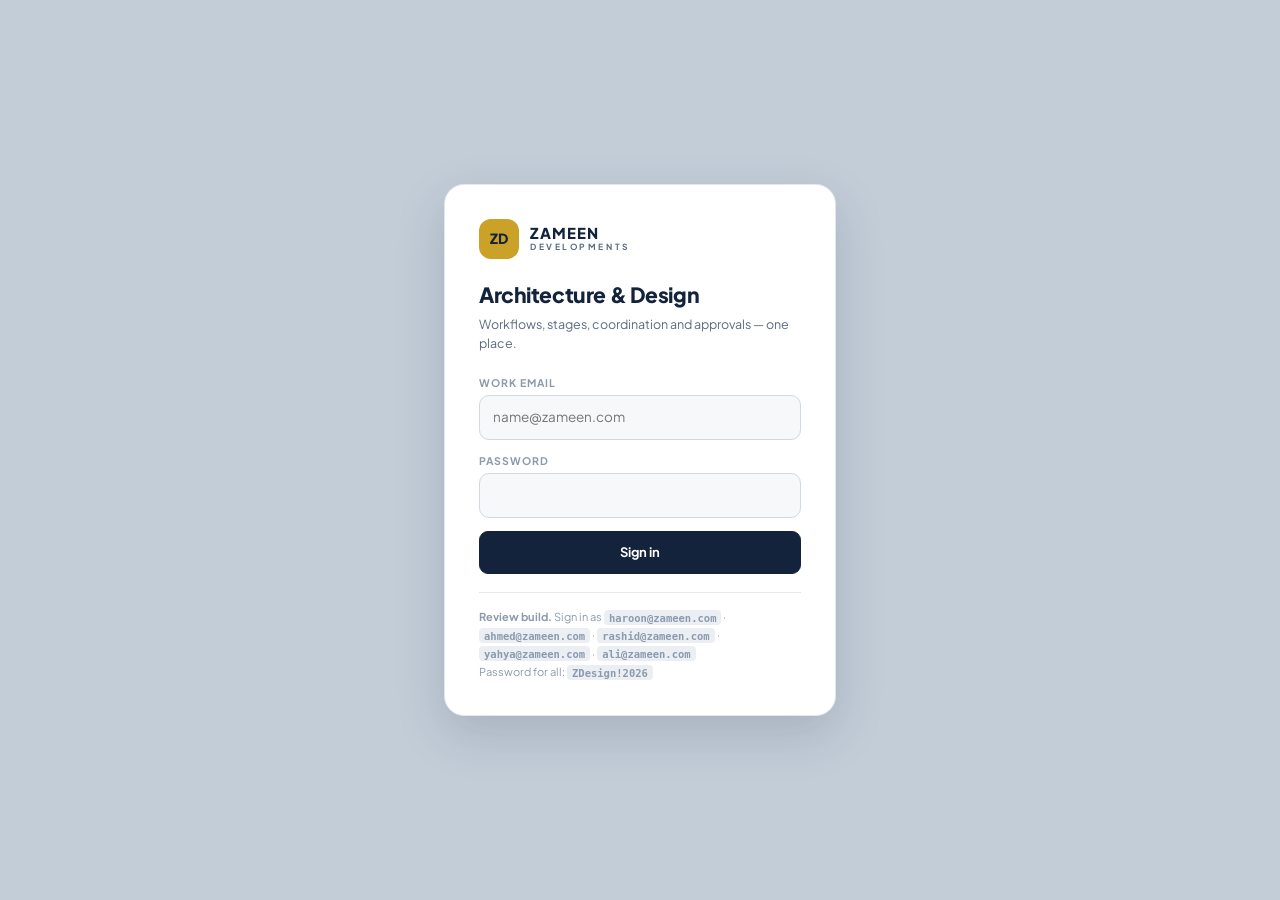
<file: login.html>
<!DOCTYPE html>
<html lang="en">
<head>
<meta charset="utf-8">
<meta name="viewport" content="width=device-width,initial-scale=1">
<title>ZD PULSE — Sign in</title>
<link rel="preconnect" href="https://fonts.googleapis.com">
<link rel="preconnect" href="https://fonts.gstatic.com" crossorigin>
<link href="https://fonts.googleapis.com/css2?family=Plus+Jakarta+Sans:wght@400;500;600;700;800&display=swap" rel="stylesheet">
<link rel="stylesheet" href="css/zd.css">
</head>
<body>
<div class="lg">
  <form class="lg-box" id="f">
    <div style="display:flex;align-items:center;gap:11px;margin-bottom:20px">
      <div style="width:40px;height:40px;border-radius:12px;background:var(--accent);
                  color:#12233B;display:grid;place-items:center;font-weight:800;
                  font-size:14px;letter-spacing:-.03em">ZD</div>
      <div class="brand"><b>ZAMEEN</b><span>DEVELOPMENTS</span></div>
    </div>
    <h1>Architecture &amp; Design</h1>
    <p>Workflows, stages, coordination and approvals — one place.</p>
    <div id="err"></div>
    <div class="fld"><label for="e">Work email</label>
      <input id="e" type="email" autocomplete="username" required placeholder="name@zameen.com"></div>
    <div class="fld"><label for="p">Password</label>
      <input id="p" type="password" autocomplete="current-password" required></div>
    <button class="btn pri" style="width:100%;padding:11px;font-size:13px" id="go">Sign in</button>
    <div class="lg-hint">
      <b>Review build.</b> Sign in as <code>haroon@zameen.com</code> ·
      <code>ahmed@zameen.com</code> · <code>rashid@zameen.com</code> ·
      <code>yahya@zameen.com</code> · <code>ali@zameen.com</code><br>
      Password for all: <code>ZDesign!2026</code>
    </div>
  </form>
</div>
<script>
const M = location.pathname.replace(/\/login\.html$/, "") || "";
document.getElementById("f").addEventListener("submit", async ev => {
  ev.preventDefault();
  const go = document.getElementById("go");
  go.disabled = true; go.textContent = "Signing in…";
  try {
    const r = await fetch(M + "/api/login", {
      method: "POST", headers: {"Content-Type": "application/json"},
      body: JSON.stringify({email: e.value.trim().toLowerCase(), password: p.value})
    });
    const d = await r.json();
    if (!r.ok) throw new Error(d.error || "Sign-in failed");
    localStorage.setItem("zd.tok", d.token);
    localStorage.setItem("zd.user", JSON.stringify(d.user));
    location.href = M + "/index.html";
  } catch (x) {
    document.getElementById("err").innerHTML =
      `<div class="lg-err">${x.message}</div>`;
    go.disabled = false; go.textContent = "Sign in";
  }
});
</script>
</body>
</html>
</file>
<file: css/zd.css>
/* ═══════════════════════════════════════════════════════════════════════
   ZD PULSE — Architecture & Design
   Same visual grammar as Bayut Studios PULSE: a plane, a floating shell at a
   large radius, a narrow near-black icon rail, pill tabs, three card treatments.
   Colour is ZD's own: the deep navy from the Design Workflow Booklet, not the
   Bayut sage/lime. Layout is unchanged so the system reads as the one Haroon
   already approved.
   ═══════════════════════════════════════════════════════════════════════ */

:root{
  --plane:#C3CDD8; --plane-2:#B2BFCD;
  --shell:#F1F3F6; --card:#FFFFFF; --card-2:#F6F8FA; --card-3:#EBEFF4;
  --line:#E1E7EE; --line-2:#CFD8E3;

  --ink:#12233B; --ink-2:#5A6B80; --ink-3:#8B9AAC; --ink-inv:#FFFFFF;

  --navy:#12233B;        /* the brand */
  --navy-2:#1D3555;
  --navy-3:#3A5679;
  --charcoal:#22314A;

  --accent:#C9A227;      /* warm brass — the one non-navy, used sparingly */
  --accent-2:#E3BE45;
  --accent-tint:#FBF3DC;

  /* status — validated for separation, not decoration */
  --st-done:#1F4D3A;
  --st-run:#2C6E9B;
  --st-queue:#A9B5C4;
  --st-hold:#7A6320;
  --st-late:#B0392C;
  --st-wait:#8A5A2B;      /* waiting on someone else — deliberately NOT late */

  --st-done-t:#E4EFEA; --st-run-t:#E3EDF5; --st-late-t:#F8E5E2;
  --st-hold-t:#F5EEDA;  --st-wait-t:#F6EBDF; --st-queue-t:#EDF1F5;

  --good:#1F4D3A; --bad:#B0392C;

  --r-shell:28px; --r-lg:20px; --r-md:14px; --r-sm:10px;
  --sh:0 1px 2px rgba(18,35,59,.05), 0 8px 24px rgba(18,35,59,.06);
  --sh-lg:0 18px 50px rgba(18,35,59,.16);
  --ease:cubic-bezier(.22,.61,.36,1);
  --grid:#E7ECF2;
}

:root[data-theme="dark"]{
  --plane:#0A0F17; --plane-2:#070B11;
  --shell:#12161C; --card:#1A1F27; --card-2:#20262F; --card-3:#262D38;
  --line:#2A323D; --line-2:#374253;
  --ink:#EAEEF3; --ink-2:#9EAABA; --ink-3:#6E7C8E; --ink-inv:#12161C;
  --navy:#EAEEF3; --charcoal:#20262F;
  --accent:#E3BE45; --accent-tint:#2A2417;
  --st-done-t:#16241D; --st-run-t:#152430; --st-late-t:#2C1714;
  --st-hold-t:#272014; --st-wait-t:#26190F; --st-queue-t:#1E242C;
  --grid:#242B35;
  --sh:0 1px 2px rgba(0,0,0,.3), 0 8px 24px rgba(0,0,0,.35);
}

*{box-sizing:border-box}
html,body{height:100%}
body{
  margin:0; background:var(--plane); color:var(--ink);
  font:14px/1.5 "Plus Jakarta Sans",system-ui,-apple-system,"Segoe UI",sans-serif;
  -webkit-font-smoothing:antialiased;
}
h1,h2,h3,h4{margin:0; font-weight:800; letter-spacing:-.02em}
a{color:inherit}
button,select,input{font:inherit; color:inherit}
.sr{position:absolute;width:1px;height:1px;overflow:hidden;clip:rect(0 0 0 0)}

/* ── layout ── */
.app{display:flex; height:100vh; padding:14px; gap:14px}
.rail{
  width:64px; flex:0 0 64px; background:var(--charcoal); border-radius:var(--r-lg);
  display:flex; flex-direction:column; align-items:center; padding:14px 0;
  box-shadow:var(--sh);
}
:root[data-theme="dark"] .rail{background:#0F141B; border:1px solid var(--line)}
.rail-mark{
  width:36px;height:36px;border-radius:11px;background:var(--accent);
  color:#12233B;display:grid;place-items:center;font-weight:800;font-size:13px;
  letter-spacing:-.03em;margin-bottom:16px;flex:0 0 auto;
}
.rail-nav{display:flex;flex-direction:column;gap:5px;flex:1;overflow-y:auto;
  width:100%;align-items:center;scrollbar-width:none}
.rail-nav::-webkit-scrollbar{display:none}
.rail-ic{
  width:40px;height:40px;border-radius:12px;border:0;background:transparent;
  color:#9BA9BC;display:grid;place-items:center;cursor:pointer;position:relative;
  transition:background .18s var(--ease), color .18s var(--ease);flex:0 0 auto;
}
.rail-ic:hover{background:rgba(255,255,255,.09); color:#fff}
.rail-ic.is-active{background:var(--accent); color:#12233B}
.rail-ic svg{width:19px;height:19px;fill:none;stroke:currentColor;stroke-width:1.8;
  stroke-linecap:round;stroke-linejoin:round}
.rail-ic[data-tip]:hover::after{
  content:attr(data-tip); position:absolute; left:52px; top:50%;
  transform:translateY(-50%); background:var(--ink); color:var(--ink-inv);
  padding:6px 10px; border-radius:8px; font-size:11.5px; font-weight:600;
  white-space:nowrap; z-index:50; box-shadow:var(--sh);
}
:root[data-theme="dark"] .rail-ic[data-tip]:hover::after{background:#333B47;color:#fff}
.rail-foot{display:flex;flex-direction:column;gap:5px;align-items:center;
  padding-top:10px;border-top:1px solid rgba(255,255,255,.10);width:44px}
.rail-av{width:34px;height:34px;border-radius:50%;background:var(--accent);
  color:#12233B;display:grid;place-items:center;font-weight:800;font-size:12px}

.main{flex:1; background:var(--shell); border-radius:var(--r-shell);
  display:flex; flex-direction:column; overflow:hidden; box-shadow:var(--sh)}
.head{padding:24px 30px 16px; border-bottom:1px solid var(--line);
  display:flex; justify-content:space-between; align-items:flex-start; gap:20px;
  flex-wrap:wrap}
.head h1{font-size:23px; display:flex; align-items:center; gap:13px}
.brand{display:flex;flex-direction:column;line-height:1}
.brand b{font-size:15px;letter-spacing:.06em;font-weight:800}
.brand span{font-size:8.5px;letter-spacing:.30em;color:var(--ink-2);font-weight:700;
  margin-top:3px}
.hdiv{width:1px;height:26px;background:var(--line-2)}
.head p{margin:7px 0 0; color:var(--ink-2); font-size:12.5px; max-width:70ch}
.head-act{display:flex;gap:8px;align-items:center}

.page{flex:1; overflow-y:auto; padding:22px 30px 40px}
.page::-webkit-scrollbar{width:10px}
.page::-webkit-scrollbar-thumb{background:var(--line-2);border-radius:6px;
  border:3px solid var(--shell)}

/* ── cards / grid ── */
.grid{display:grid;gap:14px}
.g2{grid-template-columns:repeat(2,1fr)}
.g3{grid-template-columns:repeat(3,1fr)}
.g4{grid-template-columns:repeat(4,1fr)}
@media(max-width:1180px){.g4{grid-template-columns:repeat(2,1fr)}
  .g3{grid-template-columns:repeat(2,1fr)}}
@media(max-width:760px){.g4,.g3,.g2{grid-template-columns:1fr}}

.card{background:var(--card);border:1px solid var(--line);border-radius:var(--r-lg);
  padding:18px}
.card.dark{background:var(--charcoal);border-color:transparent;color:#EAEEF3}
.card.dark .k-lbl{color:#9BA9BC}
.card h3{font-size:13px;letter-spacing:-.01em;margin-bottom:3px}
.card .sub{color:var(--ink-2);font-size:11.5px;margin-bottom:13px}
.card.dark .sub{color:#9BA9BC}

.k-lbl{font-size:10.5px;text-transform:uppercase;letter-spacing:.10em;
  color:var(--ink-3);font-weight:700}
.k-val{font-size:31px;font-weight:800;letter-spacing:-.035em;margin-top:5px;
  line-height:1}
.k-val.sm{font-size:23px}
.k-note{font-size:11.5px;color:var(--ink-2);margin-top:6px;line-height:1.45}
.k-val .u{font-size:14px;font-weight:700;color:var(--ink-3);margin-left:3px}

/* ── pills / chips ── */
.pills{display:flex;gap:6px;flex-wrap:wrap;margin-bottom:16px}
.pill{padding:7px 14px;border-radius:999px;border:1px solid var(--line-2);
  background:var(--card);cursor:pointer;font-size:12px;font-weight:700;
  transition:.16s var(--ease)}
.pill:hover{border-color:var(--ink-3)}
.pill.on{background:var(--ink);color:var(--ink-inv);border-color:var(--ink)}
.chip{display:inline-flex;align-items:center;gap:5px;padding:3px 9px;
  border-radius:999px;font-size:10.5px;font-weight:700;letter-spacing:.01em;
  white-space:nowrap}
.c-done{background:var(--st-done-t);color:var(--st-done)}
.c-run {background:var(--st-run-t); color:var(--st-run)}
.c-late{background:var(--st-late-t);color:var(--st-late)}
.c-hold{background:var(--st-hold-t);color:var(--st-hold)}
.c-wait{background:var(--st-wait-t);color:var(--st-wait)}
.c-queue{background:var(--st-queue-t);color:var(--ink-2)}
.c-ext {background:var(--accent-tint);color:#7A6320}

/* ── tables ── */
.tbl{width:100%;border-collapse:collapse;font-size:12.5px}
.tbl th{text-align:left;font-size:10px;text-transform:uppercase;letter-spacing:.09em;
  color:var(--ink-3);font-weight:700;padding:8px 10px;border-bottom:1px solid var(--line);
  position:sticky;top:0;background:var(--card);z-index:2}
.tbl td{padding:9px 10px;border-bottom:1px solid var(--line);vertical-align:top}
.tbl tr:last-child td{border-bottom:0}
.tbl tbody tr:hover{background:var(--card-2)}
.tbl .num{text-align:right;font-variant-numeric:tabular-nums}
.tbl .mut{color:var(--ink-2)}
.scroll{overflow:auto;max-height:none;border-radius:var(--r-md)}

/* ── the stage matrix ── */
.mx{overflow:auto;border-radius:var(--r-md)}
.mx table{border-collapse:separate;border-spacing:3px;font-size:11px}
.mx th{font-size:9.5px;text-transform:uppercase;letter-spacing:.06em;
  color:var(--ink-3);font-weight:700;padding:5px 4px;text-align:center;
  min-width:62px;vertical-align:bottom;line-height:1.25}
.mx th.pj{text-align:left;min-width:172px;position:sticky;left:0;background:var(--shell);
  z-index:3}
.mx td.pj{position:sticky;left:0;background:var(--card);z-index:2;font-weight:700;
  font-size:12px;padding:9px 11px;border-radius:var(--r-sm);border:1px solid var(--line);
  white-space:nowrap}
.mx td.pj small{display:block;font-weight:500;color:var(--ink-3);font-size:10px;
  margin-top:2px}
.cell{border-radius:var(--r-sm);padding:8px 5px;text-align:center;cursor:pointer;
  border:1px solid transparent;transition:.14s var(--ease);min-height:46px}
.cell:hover{transform:translateY(-1px);box-shadow:var(--sh)}
.cell b{display:block;font-size:12.5px;font-weight:800;line-height:1.1}
.cell i{display:block;font-style:normal;font-size:9px;margin-top:3px;opacity:.85;
  font-weight:600}
.s-done{background:var(--st-done-t);color:var(--st-done)}
.s-running{background:var(--st-run-t);color:var(--st-run);
  border-color:var(--st-run)!important}
.s-overdue{background:var(--st-late-t);color:var(--st-late);
  border-color:var(--st-late)!important}
.s-hold{background:var(--st-hold-t);color:var(--st-hold)}
.s-not_started{background:var(--card-3);color:var(--ink-3)}
.phase-band{display:flex;gap:3px;margin-bottom:6px;font-size:9px;font-weight:700;
  text-transform:uppercase;letter-spacing:.09em;color:var(--ink-3)}

/* ── two-clock bar ── */
.clock{display:flex;height:7px;border-radius:4px;overflow:hidden;background:var(--card-3);
  margin-top:7px}
.clock i{display:block;height:100%}
.clock .own{background:var(--st-run)}
.clock .wait{background:var(--st-wait)}
.legend{display:flex;gap:14px;font-size:10.5px;color:var(--ink-2);margin-top:9px;
  flex-wrap:wrap}
.legend span{display:inline-flex;align-items:center;gap:5px}
.legend b{width:9px;height:9px;border-radius:3px;display:inline-block}

/* ── case route ── */
.route{display:flex;gap:0;align-items:stretch;flex-wrap:wrap;margin-top:11px}
.lane{flex:1;min-width:104px;padding:8px 9px;border:1px solid var(--line);
  background:var(--card-2);position:relative;font-size:10.5px;line-height:1.35}
.lane:first-child{border-radius:var(--r-sm) 0 0 var(--r-sm)}
.lane:last-child{border-radius:0 var(--r-sm) var(--r-sm) 0}
.lane.cur{background:var(--st-run-t);border-color:var(--st-run);z-index:1;
  box-shadow:inset 0 0 0 1px var(--st-run)}
.lane.cur.stub{background:var(--st-wait-t);border-color:var(--st-wait);
  box-shadow:inset 0 0 0 1px var(--st-wait)}
.lane.past{background:var(--st-done-t);border-color:var(--st-done-t);color:var(--st-done)}
.lane b{display:block;font-size:11px;font-weight:800;margin-bottom:2px}
.lane em{font-style:normal;color:var(--ink-3);font-size:9.5px}
.lane .stubtag{display:inline-block;margin-top:3px;font-size:8.5px;font-weight:800;
  letter-spacing:.06em;text-transform:uppercase;color:var(--st-wait)}

/* ── bars ── */
.bar{height:9px;background:var(--card-3);border-radius:5px;overflow:hidden}
.bar i{display:block;height:100%;background:var(--ink);border-radius:5px}
.bar i.warn{background:var(--st-late)}
.bar i.ok{background:var(--st-done)}

/* ── misc ── */
.btn{padding:7px 13px;border-radius:9px;border:1px solid var(--line-2);
  background:var(--card);cursor:pointer;font-size:11.5px;font-weight:700;
  transition:.16s var(--ease)}
.btn:hover{border-color:var(--ink-3)}
.btn.pri{background:var(--ink);color:var(--ink-inv);border-color:var(--ink)}
.btn.sm{padding:4px 9px;font-size:10.5px}
.btn:disabled{opacity:.4;cursor:not-allowed}
.note{background:var(--accent-tint);border:1px solid #E8D9A6;border-radius:var(--r-md);
  padding:12px 15px;font-size:12px;line-height:1.55;color:#5F4E14;margin-bottom:16px}
:root[data-theme="dark"] .note{border-color:#4A3F1C;color:#E3C978}
.note b{font-weight:800}
.warn{background:var(--st-late-t);border:1px solid #E8C4BE;color:#7C271D}
:root[data-theme="dark"] .warn{border-color:#5A2A22;color:#E8A79C}
.sec{margin:26px 0 12px;display:flex;align-items:baseline;gap:11px;flex-wrap:wrap}
.sec h2{font-size:16px}
.sec p{margin:0;color:var(--ink-2);font-size:12px}
.empty{padding:34px;text-align:center;color:var(--ink-3);font-size:12.5px}
.src{font-size:10px;color:var(--ink-3);font-weight:600;letter-spacing:.02em}
.spark{display:flex;gap:2px;align-items:flex-end;height:26px;margin-top:6px}
.spark i{flex:1;background:var(--ink-3);border-radius:1.5px;min-height:2px;display:block}

/* login */
.lg{display:grid;place-items:center;height:100vh;padding:20px}
.lg-box{width:100%;max-width:392px;background:var(--card);border-radius:var(--r-lg);
  padding:34px;box-shadow:var(--sh-lg);border:1px solid var(--line)}
.lg-box h1{font-size:21px;margin-bottom:5px}
.lg-box p{color:var(--ink-2);font-size:12.5px;margin:0 0 22px}
.fld{margin-bottom:13px}
.fld label{display:block;font-size:10.5px;text-transform:uppercase;
  letter-spacing:.09em;color:var(--ink-3);font-weight:700;margin-bottom:5px}
.fld input{width:100%;padding:11px 13px;border:1px solid var(--line-2);
  border-radius:10px;background:var(--card-2);font-size:13.5px}
.fld input:focus{outline:2px solid var(--ink);outline-offset:-1px}
.lg-err{background:var(--st-late-t);color:var(--st-late);padding:9px 12px;
  border-radius:9px;font-size:12px;margin-bottom:13px;font-weight:600}
.lg-hint{margin-top:18px;padding-top:15px;border-top:1px solid var(--line);
  font-size:11px;color:var(--ink-3);line-height:1.65}
.lg-hint code{background:var(--card-3);padding:1.5px 5px;border-radius:4px;
  font-size:10.5px;font-weight:700}

/* ═══ modal / forms — the write layer ═══════════════════════════════════ */
.zmodal{position:fixed;inset:0;z-index:200;display:grid;place-items:center;padding:20px}
.zm-bd{position:absolute;inset:0;background:rgba(18,35,59,.42);backdrop-filter:blur(2px)}
:root[data-theme="dark"] .zm-bd{background:rgba(0,0,0,.62)}
.zm-box{position:relative;width:100%;max-width:560px;max-height:88vh;overflow:auto;
  background:var(--card);border:1px solid var(--line);border-radius:var(--r-lg);
  box-shadow:var(--sh-lg)}
.zm-h{display:flex;justify-content:space-between;align-items:flex-start;gap:14px;
  padding:20px 22px 14px;border-bottom:1px solid var(--line);position:sticky;top:0;
  background:var(--card);z-index:2}
.zm-h h3{font-size:16px}
.zm-h p{margin:5px 0 0;font-size:11.5px;color:var(--ink-2);line-height:1.5}
.zm-x{border:0;background:transparent;font-size:16px;cursor:pointer;color:var(--ink-3);
  padding:2px 6px;border-radius:6px}
.zm-x:hover{background:var(--card-3);color:var(--ink)}
.zm-b{padding:18px 22px 20px}
.zm-fld{margin-bottom:13px}
.zm-fld label{display:block;font-size:10.5px;text-transform:uppercase;letter-spacing:.09em;
  color:var(--ink-3);font-weight:700;margin-bottom:5px}
.zm-fld input[type=text],.zm-fld input[type=number],.zm-fld input[type=date],
.zm-fld select,.zm-fld textarea{width:100%;padding:9px 12px;border:1px solid var(--line-2);
  border-radius:9px;background:var(--card-2);font-size:13px;font-family:inherit}
.zm-fld textarea{resize:vertical;line-height:1.5}
.zm-fld input:focus,.zm-fld select:focus,.zm-fld textarea:focus{outline:2px solid var(--ink);
  outline-offset:-1px}
.zm-fld em{display:block;font-style:normal;font-size:10.5px;color:var(--ink-3);margin-top:4px;
  line-height:1.45}
.zm-chk{display:flex;align-items:center;gap:8px;font-size:13px;font-weight:600;
  text-transform:none;letter-spacing:0;color:var(--ink)}
.zm-chk input{width:16px;height:16px}
.zm-f{display:flex;justify-content:flex-end;gap:8px;margin-top:18px;padding-top:15px;
  border-top:1px solid var(--line)}
.zm-err{background:var(--st-late-t);border:1px solid #E8C4BE;color:#7C271D;padding:11px 13px;
  border-radius:10px;font-size:12px;line-height:1.55;margin-bottom:13px}
:root[data-theme="dark"] .zm-err{border-color:#5A2A22;color:#E8A79C}
.zm-err ul{margin:7px 0 0 16px;padding:0}
.zm-err li{margin:2px 0}
.zm-err .mut{color:inherit;opacity:.8}
.zm-ovr{margin-top:11px;padding-top:11px;border-top:1px dashed rgba(124,39,29,.35)}
.zm-ovr label{display:block;font-size:10.5px;font-weight:700;text-transform:uppercase;
  letter-spacing:.08em;margin-bottom:5px;opacity:.85}
.zm-ovr input{width:100%;padding:8px 11px;border:1px solid #E8C4BE;border-radius:8px;
  background:var(--card);font-size:12.5px;margin-bottom:8px}

.ztoast{position:fixed;left:50%;bottom:26px;transform:translate(-50%,14px);opacity:0;
  background:var(--ink);color:var(--ink-inv);padding:11px 18px;border-radius:11px;
  font-size:12.5px;font-weight:700;z-index:300;box-shadow:var(--sh-lg);
  transition:.22s var(--ease);max-width:80vw}
.ztoast.go{transform:translate(-50%,0);opacity:1}
.ztoast.bad{background:var(--st-late)}

.actbar{display:flex;gap:7px;flex-wrap:wrap;margin-bottom:16px}
.tick{display:flex;align-items:flex-start;gap:9px;padding:9px 11px;border:1px solid var(--line);
  border-radius:var(--r-sm);margin-bottom:6px;background:var(--card-2);cursor:pointer}
.tick:hover{border-color:var(--ink-3)}
.tick.on{background:var(--st-done-t);border-color:var(--st-done)}
.tick input{margin-top:2px;width:15px;height:15px}
.tick b{font-size:12.5px;font-weight:600;display:block}
.tick em{font-style:normal;font-size:10px;color:var(--ink-3)}
</file>
